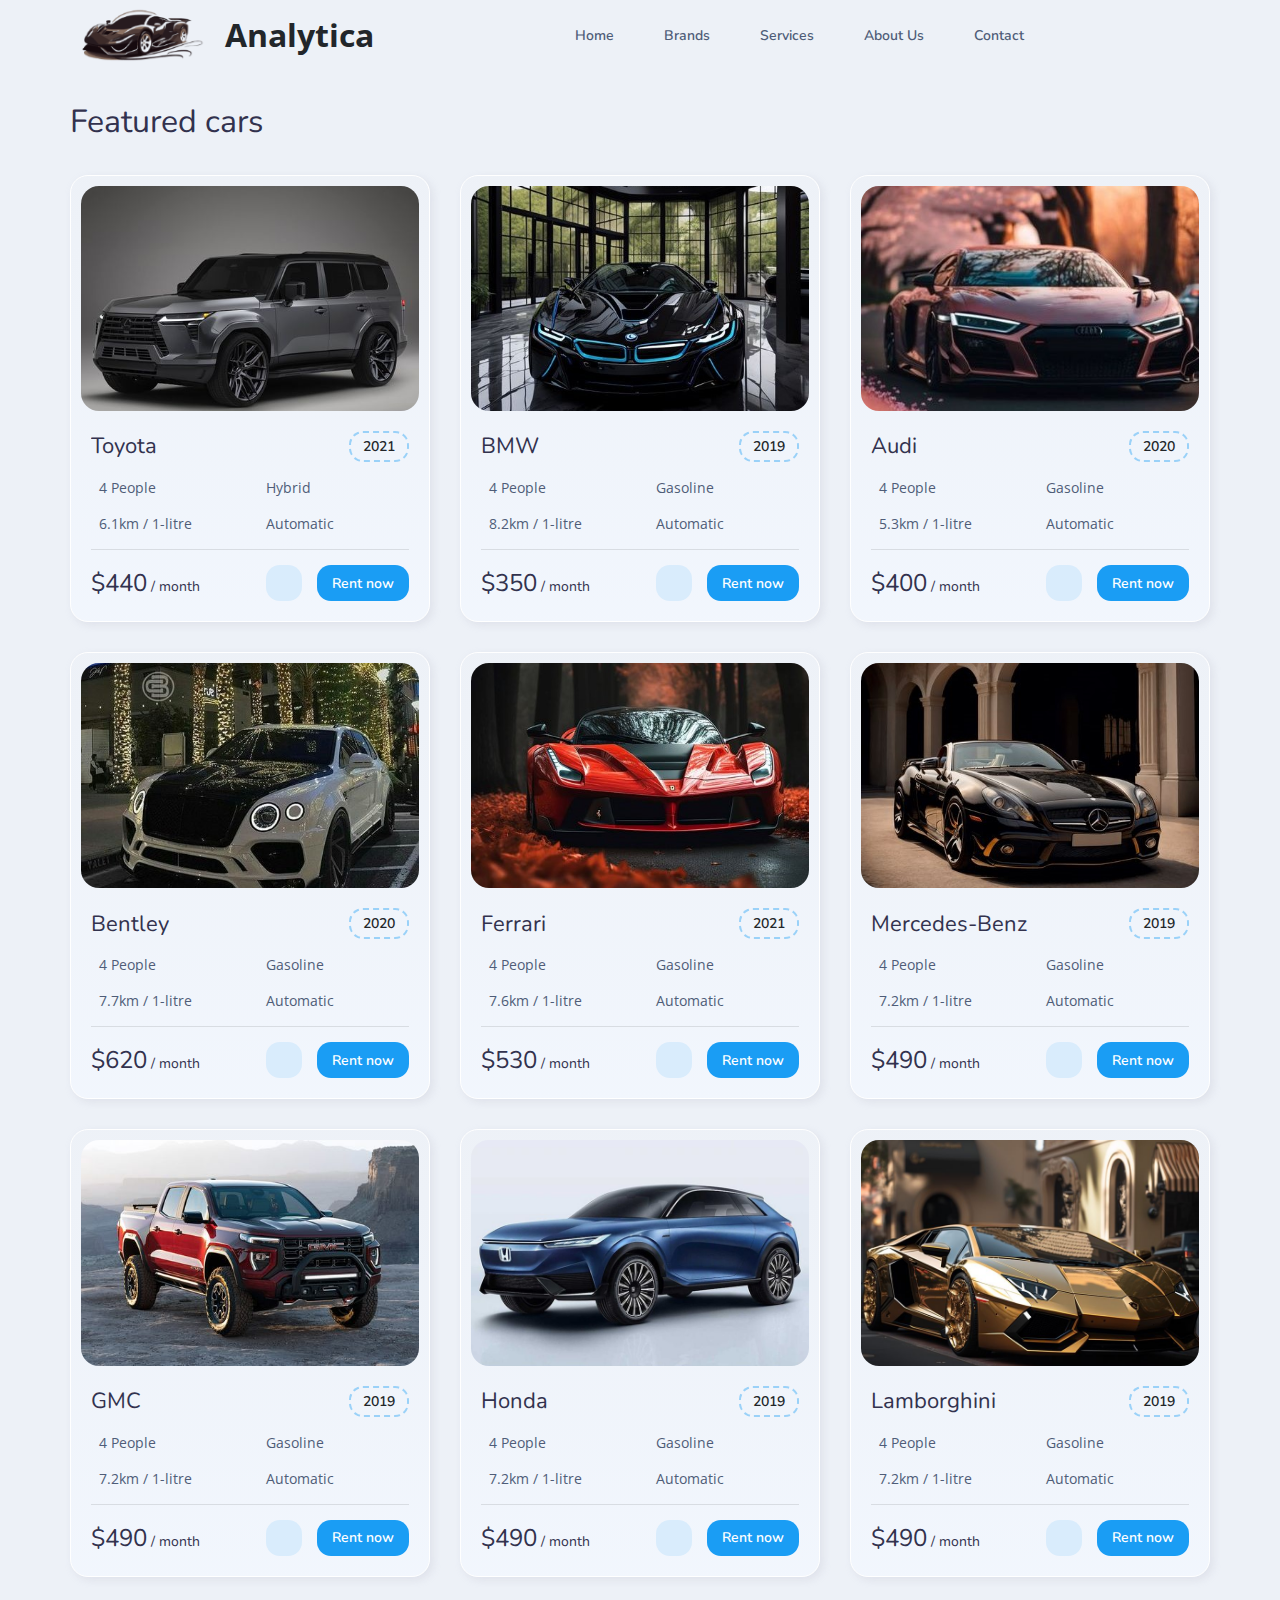
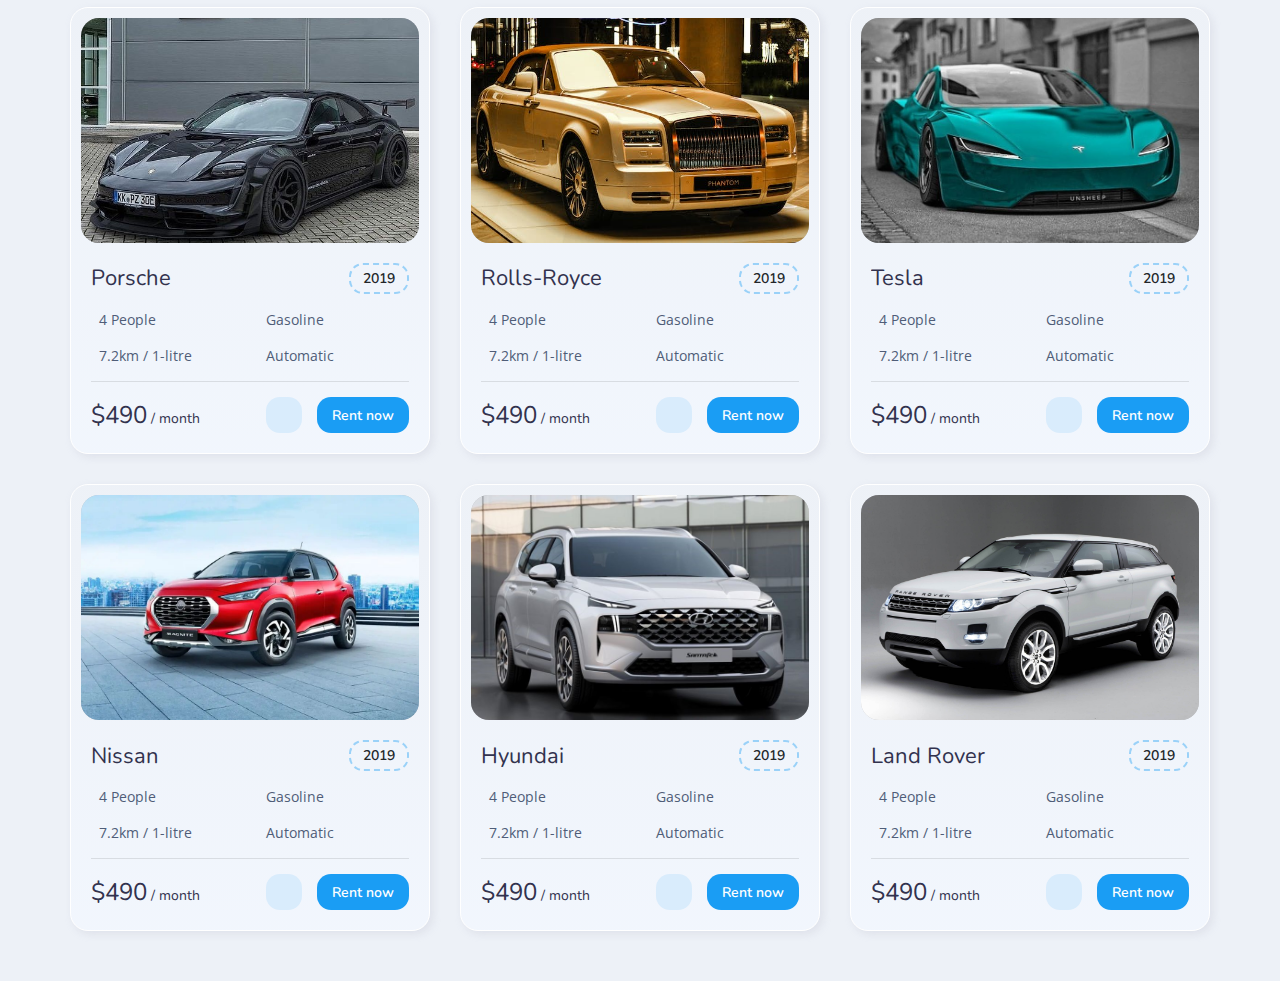
<file: brands.html>
<!DOCTYPE html>
<html lang="en">

<head>
  <meta charset="UTF-8">
  <meta http-equiv="X-UA-Compatible" content="IE=edge">
  <meta name="viewport" content="width=device-width, initial-scale=1.0">
  <title>Analytica</title>

  <!-- 
    - favicon
  -->
  <link rel="shortcut icon" href="./assets/images/car-logo.png" type="image/svg+xml">

  <!-- 
    - custom css link
  -->
  <link rel="stylesheet" href="./assets/css/style.css">

  <!-- 
    - google font link
  -->
  <link rel="preconnect" href="https://fonts.googleapis.com">
  <link rel="preconnect" href="https://fonts.gstatic.com" crossorigin>
  <link href="https://fonts.googleapis.com/css2?family=Nunito:wght@400;600&family=Open+Sans&display=swap"
    rel="stylesheet">
</head>

<body>

  <!-- 
    - #HEADER
  -->

  <header class="header" data-header>
    <div class="container">

      <div class="overlay" data-overlay></div>

      <div class="logo-container">
        <a href="#" class="logo">
          <img src="./assets/images/car-logo.png" alt="Ridex logo">
        </a>
        <p style="margin: 0 15px;">Analytica</p>
  
      </div>

      <nav class="navbar" data-navbar>
        <ul class="navbar-list">

          <li><a href="index.html" class="navbar-link" data-nav-link>Home</a></li>
          <li><a href="brands.html" class="navbar-link" data-nav-link>Brands</a></li>
          <li><a href="#" class="navbar-link" data-nav-link>Services</a></li>
          <li><a href="#blog" class="navbar-link" data-nav-link>About Us</a></li>
          <li><a href="#blog" class="navbar-link" data-nav-link>Contact</a></li>

        </ul>
      </nav>

      <div class="header-actions">

        <button class="nav-toggle-btn" data-nav-toggle-btn aria-label="Toggle Menu">
          <span class="one"></span>
          <span class="two"></span>
          <span class="three"></span>
        </button>

      </div>

    </div>
  </header>




<!-- 
        - #FEATURED CAR
      -->

      <section class="section featured-car" id="featured-car">
        <div class="container">

          <div class="title-wrapper">
            <h2 class="h2 section-title" style="margin-top: 50px;">Featured cars</h2>

          </div>

          <ul class="featured-car-list">

            <li>
              <div class="featured-car-card">

                <figure class="card-banner">
                  <img src="./assets/images/toyota01.jpg" alt="Toyota RAV4 2021" loading="lazy" width="440" height="300"
                    class="w-100">
                </figure>

                <div class="card-content">

                  <div class="card-title-wrapper">
                    <h3 class="h3 card-title">
                      <a href="#">Toyota</a>
                    </h3>

                    <data class="year" value="2021">2021</data>
                  </div>

                  <ul class="card-list">

                    <li class="card-list-item">
                      <ion-icon name="people-outline"></ion-icon>

                      <span class="card-item-text">4 People</span>
                    </li>

                    <li class="card-list-item">
                      <ion-icon name="flash-outline"></ion-icon>

                      <span class="card-item-text">Hybrid</span>
                    </li>

                    <li class="card-list-item">
                      <ion-icon name="speedometer-outline"></ion-icon>

                      <span class="card-item-text">6.1km / 1-litre</span>
                    </li>

                    <li class="card-list-item">
                      <ion-icon name="hardware-chip-outline"></ion-icon>

                      <span class="card-item-text">Automatic</span>
                    </li>

                  </ul>

                  <div class="card-price-wrapper">

                    <p class="card-price">
                      <strong>$440</strong> / month
                    </p>

                    <button class="btn fav-btn" aria-label="Add to favourite list">
                      <ion-icon name="heart-outline"></ion-icon>
                    </button>

                    <button class="btn">Rent now</button>

                  </div>

                </div>

              </div>
            </li>

            <li>
              <div class="featured-car-card">

                <figure class="card-banner">
                  <img src="./assets/images/bmw01.jpg" alt="BMW 3 Series 2019" loading="lazy" width="440" height="300"
                    class="w-100">
                </figure>

                <div class="card-content">

                  <div class="card-title-wrapper">
                    <h3 class="h3 card-title">
                      <a href="#">BMW</a>
                    </h3>

                    <data class="year" value="2019">2019</data>
                  </div>

                  <ul class="card-list">

                    <li class="card-list-item">
                      <ion-icon name="people-outline"></ion-icon>

                      <span class="card-item-text">4 People</span>
                    </li>

                    <li class="card-list-item">
                      <ion-icon name="flash-outline"></ion-icon>

                      <span class="card-item-text">Gasoline</span>
                    </li>

                    <li class="card-list-item">
                      <ion-icon name="speedometer-outline"></ion-icon>

                      <span class="card-item-text">8.2km / 1-litre</span>
                    </li>

                    <li class="card-list-item">
                      <ion-icon name="hardware-chip-outline"></ion-icon>

                      <span class="card-item-text">Automatic</span>
                    </li>

                  </ul>

                  <div class="card-price-wrapper">

                    <p class="card-price">
                      <strong>$350</strong> / month
                    </p>

                    <button class="btn fav-btn" aria-label="Add to favourite list">
                      <ion-icon name="heart-outline"></ion-icon>
                    </button>

                    <button class="btn">Rent now</button>

                  </div>

                </div>

              </div>
            </li>

            <li>
              <div class="featured-car-card">

                <figure class="card-banner">
                  <img src="./assets/images/audi01.jpg" alt="Volkswagen T-Cross 2020" loading="lazy" width="440"
                    height="300" class="w-100">
                </figure>

                <div class="card-content">

                  <div class="card-title-wrapper">
                    <h3 class="h3 card-title">
                      <a href="#">Audi</a>
                    </h3>

                    <data class="year" value="2020">2020</data>
                  </div>

                  <ul class="card-list">

                    <li class="card-list-item">
                      <ion-icon name="people-outline"></ion-icon>

                      <span class="card-item-text">4 People</span>
                    </li>

                    <li class="card-list-item">
                      <ion-icon name="flash-outline"></ion-icon>

                      <span class="card-item-text">Gasoline</span>
                    </li>

                    <li class="card-list-item">
                      <ion-icon name="speedometer-outline"></ion-icon>

                      <span class="card-item-text">5.3km / 1-litre</span>
                    </li>

                    <li class="card-list-item">
                      <ion-icon name="hardware-chip-outline"></ion-icon>

                      <span class="card-item-text">Automatic</span>
                    </li>

                  </ul>

                  <div class="card-price-wrapper">

                    <p class="card-price">
                      <strong>$400</strong> / month
                    </p>

                    <button class="btn fav-btn" aria-label="Add to favourite list">
                      <ion-icon name="heart-outline"></ion-icon>
                    </button>

                    <button class="btn">Rent now</button>

                  </div>

                </div>

              </div>
            </li>

            <li>
              <div class="featured-car-card">

                <figure class="card-banner">
                  <img src="./assets/images/bentley01.jpg" alt="Cadillac Escalade 2020" loading="lazy" width="440"
                    height="300" class="w-100">
                </figure>

                <div class="card-content">

                  <div class="card-title-wrapper">
                    <h3 class="h3 card-title">
                      <a href="#">Bentley</a>
                    </h3>

                    <data class="year" value="2020">2020</data>
                  </div>

                  <ul class="card-list">

                    <li class="card-list-item">
                      <ion-icon name="people-outline"></ion-icon>

                      <span class="card-item-text">4 People</span>
                    </li>

                    <li class="card-list-item">
                      <ion-icon name="flash-outline"></ion-icon>

                      <span class="card-item-text">Gasoline</span>
                    </li>

                    <li class="card-list-item">
                      <ion-icon name="speedometer-outline"></ion-icon>

                      <span class="card-item-text">7.7km / 1-litre</span>
                    </li>

                    <li class="card-list-item">
                      <ion-icon name="hardware-chip-outline"></ion-icon>

                      <span class="card-item-text">Automatic</span>
                    </li>

                  </ul>

                  <div class="card-price-wrapper">

                    <p class="card-price">
                      <strong>$620</strong> / month
                    </p>

                    <button class="btn fav-btn" aria-label="Add to favourite list">
                      <ion-icon name="heart-outline"></ion-icon>
                    </button>

                    <button class="btn">Rent now</button>

                  </div>

                </div>

              </div>
            </li>

            <li>
              <div class="featured-car-card">

                <figure class="card-banner">
                  <img src="./assets/images/ferrari01.jpg" alt="BMW 4 Series GTI 2021" loading="lazy" width="440"
                    height="300" class="w-100">
                </figure>

                <div class="card-content">

                  <div class="card-title-wrapper">
                    <h3 class="h3 card-title">
                      <a href="#">Ferrari</a>
                    </h3>

                    <data class="year" value="2021">2021</data>
                  </div>

                  <ul class="card-list">

                    <li class="card-list-item">
                      <ion-icon name="people-outline"></ion-icon>

                      <span class="card-item-text">4 People</span>
                    </li>

                    <li class="card-list-item">
                      <ion-icon name="flash-outline"></ion-icon>

                      <span class="card-item-text">Gasoline</span>
                    </li>

                    <li class="card-list-item">
                      <ion-icon name="speedometer-outline"></ion-icon>

                      <span class="card-item-text">7.6km / 1-litre</span>
                    </li>

                    <li class="card-list-item">
                      <ion-icon name="hardware-chip-outline"></ion-icon>

                      <span class="card-item-text">Automatic</span>
                    </li>

                  </ul>

                  <div class="card-price-wrapper">

                    <p class="card-price">
                      <strong>$530</strong> / month
                    </p>

                    <button class="btn fav-btn" aria-label="Add to favourite list">
                      <ion-icon name="heart-outline"></ion-icon>
                    </button>

                    <button class="btn">Rent now</button>

                  </div>

                </div>

              </div>
            </li>

            <li>
              <div class="featured-car-card">

                <figure class="card-banner">
                  <img src="./assets/images/benz01.jpg" alt="BMW 4 Series 2019" loading="lazy" width="440" height="300"
                    class="w-100">
                </figure>

                <div class="card-content">

                  <div class="card-title-wrapper">
                    <h3 class="h3 card-title">
                      <a href="#">Mercedes-Benz</a>
                    </h3>

                    <data class="year" value="2019">2019</data>
                  </div>

                  <ul class="card-list">

                    <li class="card-list-item">
                      <ion-icon name="people-outline"></ion-icon>

                      <span class="card-item-text">4 People</span>
                    </li>

                    <li class="card-list-item">
                      <ion-icon name="flash-outline"></ion-icon>

                      <span class="card-item-text">Gasoline</span>
                    </li>

                    <li class="card-list-item">
                      <ion-icon name="speedometer-outline"></ion-icon>

                      <span class="card-item-text">7.2km / 1-litre</span>
                    </li>

                    <li class="card-list-item">
                      <ion-icon name="hardware-chip-outline"></ion-icon>

                      <span class="card-item-text">Automatic</span>
                    </li>

                  </ul>

                  <div class="card-price-wrapper">

                    <p class="card-price">
                      <strong>$490</strong> / month
                    </p>

                    <button class="btn fav-btn" aria-label="Add to favourite list">
                      <ion-icon name="heart-outline"></ion-icon>
                    </button>

                    <button class="btn">Rent now</button>

                  </div>

                </div>

              </div>
            </li>


            <li>
              <div class="featured-car-card">

                <figure class="card-banner">
                  <img src="./assets/images/gmc01.jpg" alt="BMW 4 Series 2019" loading="lazy" width="440" height="300"
                    class="w-100">
                </figure>

                <div class="card-content">

                  <div class="card-title-wrapper">
                    <h3 class="h3 card-title">
                      <a href="#">GMC</a>
                    </h3>

                    <data class="year" value="2019">2019</data>
                  </div>

                  <ul class="card-list">

                    <li class="card-list-item">
                      <ion-icon name="people-outline"></ion-icon>

                      <span class="card-item-text">4 People</span>
                    </li>

                    <li class="card-list-item">
                      <ion-icon name="flash-outline"></ion-icon>

                      <span class="card-item-text">Gasoline</span>
                    </li>

                    <li class="card-list-item">
                      <ion-icon name="speedometer-outline"></ion-icon>

                      <span class="card-item-text">7.2km / 1-litre</span>
                    </li>

                    <li class="card-list-item">
                      <ion-icon name="hardware-chip-outline"></ion-icon>

                      <span class="card-item-text">Automatic</span>
                    </li>

                  </ul>

                  <div class="card-price-wrapper">

                    <p class="card-price">
                      <strong>$490</strong> / month
                    </p>

                    <button class="btn fav-btn" aria-label="Add to favourite list">
                      <ion-icon name="heart-outline"></ion-icon>
                    </button>

                    <button class="btn">Rent now</button>

                  </div>

                </div>

              </div>
            </li>

            <li>
              <div class="featured-car-card">

                <figure class="card-banner">
                  <img src="./assets/images/honda01.jpeg" alt="BMW 4 Series 2019" loading="lazy" width="440" height="300"
                    class="w-100">
                </figure>

                <div class="card-content">

                  <div class="card-title-wrapper">
                    <h3 class="h3 card-title">
                      <a href="#">Honda</a>
                    </h3>

                    <data class="year" value="2019">2019</data>
                  </div>

                  <ul class="card-list">

                    <li class="card-list-item">
                      <ion-icon name="people-outline"></ion-icon>

                      <span class="card-item-text">4 People</span>
                    </li>

                    <li class="card-list-item">
                      <ion-icon name="flash-outline"></ion-icon>

                      <span class="card-item-text">Gasoline</span>
                    </li>

                    <li class="card-list-item">
                      <ion-icon name="speedometer-outline"></ion-icon>

                      <span class="card-item-text">7.2km / 1-litre</span>
                    </li>

                    <li class="card-list-item">
                      <ion-icon name="hardware-chip-outline"></ion-icon>

                      <span class="card-item-text">Automatic</span>
                    </li>

                  </ul>

                  <div class="card-price-wrapper">

                    <p class="card-price">
                      <strong>$490</strong> / month
                    </p>

                    <button class="btn fav-btn" aria-label="Add to favourite list">
                      <ion-icon name="heart-outline"></ion-icon>
                    </button>

                    <button class="btn">Rent now</button>

                  </div>

                </div>

              </div>
            </li>

            <li>
              <div class="featured-car-card">

                <figure class="card-banner">
                  <img src="./assets/images/lamborghini01.jpeg" alt="BMW 4 Series 2019" loading="lazy" width="440" height="300"
                    class="w-100">
                </figure>

                <div class="card-content">

                  <div class="card-title-wrapper">
                    <h3 class="h3 card-title">
                      <a href="#">Lamborghini</a>
                    </h3>

                    <data class="year" value="2019">2019</data>
                  </div>

                  <ul class="card-list">

                    <li class="card-list-item">
                      <ion-icon name="people-outline"></ion-icon>

                      <span class="card-item-text">4 People</span>
                    </li>

                    <li class="card-list-item">
                      <ion-icon name="flash-outline"></ion-icon>

                      <span class="card-item-text">Gasoline</span>
                    </li>

                    <li class="card-list-item">
                      <ion-icon name="speedometer-outline"></ion-icon>

                      <span class="card-item-text">7.2km / 1-litre</span>
                    </li>

                    <li class="card-list-item">
                      <ion-icon name="hardware-chip-outline"></ion-icon>

                      <span class="card-item-text">Automatic</span>
                    </li>

                  </ul>

                  <div class="card-price-wrapper">

                    <p class="card-price">
                      <strong>$490</strong> / month
                    </p>

                    <button class="btn fav-btn" aria-label="Add to favourite list">
                      <ion-icon name="heart-outline"></ion-icon>
                    </button>

                    <button class="btn">Rent now</button>

                  </div>

                </div>

              </div>
            </li>

            <li>
              <div class="featured-car-card">

                <figure class="card-banner">
                  <img src="./assets/images/porsche01.jpeg" alt="BMW 4 Series 2019" loading="lazy" width="440" height="300"
                    class="w-100">
                </figure>

                <div class="card-content">

                  <div class="card-title-wrapper">
                    <h3 class="h3 card-title">
                      <a href="#">Porsche</a>
                    </h3>

                    <data class="year" value="2019">2019</data>
                  </div>

                  <ul class="card-list">

                    <li class="card-list-item">
                      <ion-icon name="people-outline"></ion-icon>

                      <span class="card-item-text">4 People</span>
                    </li>

                    <li class="card-list-item">
                      <ion-icon name="flash-outline"></ion-icon>

                      <span class="card-item-text">Gasoline</span>
                    </li>

                    <li class="card-list-item">
                      <ion-icon name="speedometer-outline"></ion-icon>

                      <span class="card-item-text">7.2km / 1-litre</span>
                    </li>

                    <li class="card-list-item">
                      <ion-icon name="hardware-chip-outline"></ion-icon>

                      <span class="card-item-text">Automatic</span>
                    </li>

                  </ul>

                  <div class="card-price-wrapper">

                    <p class="card-price">
                      <strong>$490</strong> / month
                    </p>

                    <button class="btn fav-btn" aria-label="Add to favourite list">
                      <ion-icon name="heart-outline"></ion-icon>
                    </button>

                    <button class="btn">Rent now</button>

                  </div>

                </div>

              </div>
            </li>

            <li>
              <div class="featured-car-card">

                <figure class="card-banner">
                  <img src="./assets/images/royce01.jpeg" alt="BMW 4 Series 2019" loading="lazy" width="440" height="300"
                    class="w-100">
                </figure>

                <div class="card-content">

                  <div class="card-title-wrapper">
                    <h3 class="h3 card-title">
                      <a href="#">Rolls-Royce</a>
                    </h3>

                    <data class="year" value="2019">2019</data>
                  </div>

                  <ul class="card-list">

                    <li class="card-list-item">
                      <ion-icon name="people-outline"></ion-icon>

                      <span class="card-item-text">4 People</span>
                    </li>

                    <li class="card-list-item">
                      <ion-icon name="flash-outline"></ion-icon>

                      <span class="card-item-text">Gasoline</span>
                    </li>

                    <li class="card-list-item">
                      <ion-icon name="speedometer-outline"></ion-icon>

                      <span class="card-item-text">7.2km / 1-litre</span>
                    </li>

                    <li class="card-list-item">
                      <ion-icon name="hardware-chip-outline"></ion-icon>

                      <span class="card-item-text">Automatic</span>
                    </li>

                  </ul>

                  <div class="card-price-wrapper">

                    <p class="card-price">
                      <strong>$490</strong> / month
                    </p>

                    <button class="btn fav-btn" aria-label="Add to favourite list">
                      <ion-icon name="heart-outline"></ion-icon>
                    </button>

                    <button class="btn">Rent now</button>

                  </div>

                </div>

              </div>
            </li>
            <li>
              <div class="featured-car-card">

                <figure class="card-banner">
                  <img src="./assets/images/tesla01.jpeg" alt="BMW 4 Series 2019" loading="lazy" width="440" height="300"
                    class="w-100">
                </figure>

                <div class="card-content">

                  <div class="card-title-wrapper">
                    <h3 class="h3 card-title">
                      <a href="#">Tesla</a>
                    </h3>

                    <data class="year" value="2019">2019</data>
                  </div>

                  <ul class="card-list">

                    <li class="card-list-item">
                      <ion-icon name="people-outline"></ion-icon>

                      <span class="card-item-text">4 People</span>
                    </li>

                    <li class="card-list-item">
                      <ion-icon name="flash-outline"></ion-icon>

                      <span class="card-item-text">Gasoline</span>
                    </li>

                    <li class="card-list-item">
                      <ion-icon name="speedometer-outline"></ion-icon>

                      <span class="card-item-text">7.2km / 1-litre</span>
                    </li>

                    <li class="card-list-item">
                      <ion-icon name="hardware-chip-outline"></ion-icon>

                      <span class="card-item-text">Automatic</span>
                    </li>

                  </ul>

                  <div class="card-price-wrapper">

                    <p class="card-price">
                      <strong>$490</strong> / month
                    </p>

                    <button class="btn fav-btn" aria-label="Add to favourite list">
                      <ion-icon name="heart-outline"></ion-icon>
                    </button>

                    <button class="btn">Rent now</button>

                  </div>

                </div>

              </div>
            </li>

            <li>
              <div class="featured-car-card">

                <figure class="card-banner">
                  <img src="./assets/images/nissan01.jpg" alt="BMW 4 Series 2019" loading="lazy" width="440" height="300"
                    class="w-100">
                </figure>

                <div class="card-content">

                  <div class="card-title-wrapper">
                    <h3 class="h3 card-title">
                      <a href="#">Nissan</a>
                    </h3>

                    <data class="year" value="2019">2019</data>
                  </div>

                  <ul class="card-list">

                    <li class="card-list-item">
                      <ion-icon name="people-outline"></ion-icon>

                      <span class="card-item-text">4 People</span>
                    </li>

                    <li class="card-list-item">
                      <ion-icon name="flash-outline"></ion-icon>

                      <span class="card-item-text">Gasoline</span>
                    </li>

                    <li class="card-list-item">
                      <ion-icon name="speedometer-outline"></ion-icon>

                      <span class="card-item-text">7.2km / 1-litre</span>
                    </li>

                    <li class="card-list-item">
                      <ion-icon name="hardware-chip-outline"></ion-icon>

                      <span class="card-item-text">Automatic</span>
                    </li>

                  </ul>

                  <div class="card-price-wrapper">

                    <p class="card-price">
                      <strong>$490</strong> / month
                    </p>

                    <button class="btn fav-btn" aria-label="Add to favourite list">
                      <ion-icon name="heart-outline"></ion-icon>
                    </button>

                    <button class="btn">Rent now</button>

                  </div>

                </div>

              </div>
            </li>

            <li>
              <div class="featured-car-card">

                <figure class="card-banner">
                  <img src="./assets/images/hyundai01.jpeg" alt="BMW 4 Series 2019" loading="lazy" width="440" height="300"
                    class="w-100">
                </figure>

                <div class="card-content">

                  <div class="card-title-wrapper">
                    <h3 class="h3 card-title">
                      <a href="#">Hyundai</a>
                    </h3>

                    <data class="year" value="2019">2019</data>
                  </div>

                  <ul class="card-list">

                    <li class="card-list-item">
                      <ion-icon name="people-outline"></ion-icon>

                      <span class="card-item-text">4 People</span>
                    </li>

                    <li class="card-list-item">
                      <ion-icon name="flash-outline"></ion-icon>

                      <span class="card-item-text">Gasoline</span>
                    </li>

                    <li class="card-list-item">
                      <ion-icon name="speedometer-outline"></ion-icon>

                      <span class="card-item-text">7.2km / 1-litre</span>
                    </li>

                    <li class="card-list-item">
                      <ion-icon name="hardware-chip-outline"></ion-icon>

                      <span class="card-item-text">Automatic</span>
                    </li>

                  </ul>

                  <div class="card-price-wrapper">

                    <p class="card-price">
                      <strong>$490</strong> / month
                    </p>

                    <button class="btn fav-btn" aria-label="Add to favourite list">
                      <ion-icon name="heart-outline"></ion-icon>
                    </button>

                    <button class="btn">Rent now</button>

                  </div>

                </div>

              </div>
            </li>

            <li>
              <div class="featured-car-card">

                <figure class="card-banner">
                  <img src="./assets/images/landrover01.jpg" alt="BMW 4 Series 2019" loading="lazy" width="440" height="300"
                    class="w-100">
                </figure>

                <div class="card-content">

                  <div class="card-title-wrapper">
                    <h3 class="h3 card-title">
                      <a href="#">Land Rover</a>
                    </h3>

                    <data class="year" value="2019">2019</data>
                  </div>

                  <ul class="card-list">

                    <li class="card-list-item">
                      <ion-icon name="people-outline"></ion-icon>

                      <span class="card-item-text">4 People</span>
                    </li>

                    <li class="card-list-item">
                      <ion-icon name="flash-outline"></ion-icon>

                      <span class="card-item-text">Gasoline</span>
                    </li>

                    <li class="card-list-item">
                      <ion-icon name="speedometer-outline"></ion-icon>

                      <span class="card-item-text">7.2km / 1-litre</span>
                    </li>

                    <li class="card-list-item">
                      <ion-icon name="hardware-chip-outline"></ion-icon>

                      <span class="card-item-text">Automatic</span>
                    </li>

                  </ul>

                  <div class="card-price-wrapper">

                    <p class="card-price">
                      <strong>$490</strong> / month
                    </p>

                    <button class="btn fav-btn" aria-label="Add to favourite list">
                      <ion-icon name="heart-outline"></ion-icon>
                    </button>

                    <button class="btn">Rent now</button>

                  </div>

                </div>

              </div>
            </li>

            






          </ul>

        </div>
      </section>




</body>

</html>
</file>
<file: assets/css/style.css>
/*-----------------------------------*\
  #style.css
\*-----------------------------------*/

/**
 * copyright 2022 codewithsadee
 */





/*-----------------------------------*\
  #CUSTOM PROPERTY
\*-----------------------------------*/

:root {

  /**
   * colors
   */

  --pale-purple-pantone: hsl(262, 63%, 92%);
  --medium-sea-green: hsl(152, 63%, 43%);
  --lavender-blush: hsl(336, 35%, 92%);
  --carolina-blue: hsl(204, 91%, 53%);
  --columbia-blue: hsl(204, 92%, 90%);
  --alice-blue-1: hsl(216, 38%, 95%);
  --alice-blue-2: hsl(216, 75%, 97%);
  --alice-blue-3: hsl(216, 38%, 95%);
  --alice-blue-4: hsl(217, 33%, 92%);
  --independence: hsl(219, 21%, 39%);
  --deep-cerise: hsl(329, 63%, 52%);
  --eerie-black: hsl(210, 11%, 15%);
  --space-cadet: hsl(240, 22%, 25%);
  --blue-jeans: hsl(204, 80%, 63%);
  --slate-blue: hsl(262, 60%, 57%);
  --beau-blue: hsl(208, 86%, 92%);
  --honey-dew: hsl(152, 48%, 89%);
  --mimi-pink: hsl(329, 63%, 90%);
  --red-salsa: hsl(0, 79%, 63%);
  --sapphire: hsl(211, 100%, 35%);
  --manatee: hsl(219, 14%, 60%);
  --white: hsl(0, 0%, 100%);

  --gradient: linear-gradient(to top, var(--alice-blue-2), var(--alice-blue-3));

  /**
   * typography
   */

  --ff-nunito: 'Nunito', sans-serif;
  --ff-open-sans: 'Open Sans', sans-serif;

  --fs-1: 2.125rem;
  --fs-2: 1.875rem;
  --fs-3: 1.5rem;
  --fs-4: 1.375rem;
  --fs-5: 1.125rem;
  --fs-6: 0.875rem;
  --fs-7: 0.625rem;

  --fw-400: 400;
  --fw-600: 600;

  /**
   * transition
   */

  --transition: 0.5s ease;

  /**
   * spacing
   */

  --section-padding: 50px;

  /**
   * radius
   */

  --radius-10: 10px;
  --radius-14: 14px;
  --radius-18: 18px;

  /**
   * shadow
   */

  --shadow-1: 3px 3px 9px hsla(240, 14%, 69%, 0.2);
  --shadow-2: 3px 3px 9px hsla(204, 92%, 59%, 0.3);

}





/*-----------------------------------*\
  #RESET
\*-----------------------------------*/

*, *::before, *::after {
  margin: 0;
  padding: 0;
  box-sizing: border-box;
}

li { list-style: none; }

a { text-decoration: none; }

a,
img,
span,
label,
input,
button,
ion-icon { display: block; }

button,
input {
  background: none;
  border: none;
  font: inherit;
}

button { cursor: pointer; }

input { width: 100%; }

ion-icon { pointer-events: none; }

html {
  font-family: var(--ff-open-sans);
  color: var(--eerie-black);
  font-size: 1rem;
  line-height: 1.5;
  scroll-behavior: smooth;
}

body {
  background: var(--alice-blue-1);
  overflow-x: hidden;
}

::-webkit-scrollbar {
  width: 15px;
  height: 10px;
}

::-webkit-scrollbar-track { background: var(--white); }

::-webkit-scrollbar-thumb {
  background: hsla(219, 14%, 60%, 0.3);
  border: 2px solid var(--white);
}

::-webkit-scrollbar-thumb:hover { background: hsla(219, 14%, 60%, 0.5); }





/*-----------------------------------*\
  #REUSED STYLE
\*-----------------------------------*/

.container { padding-inline: 15px; }

button, a { transition: var(--transition); }

.btn {
  position: relative;
  background: var(--background, var(--carolina-blue));
  color: var(--color, var(--white));
  min-width: var(--width, 40px);
  min-height: var(--height, 40px);
  padding: 5px;
  display: grid;
  place-items: center;
  border-radius: var(--radius-14);
  font-family: var(--ff-nunito);
  font-size: var(--fs-6);
  font-weight: var(--fw-600);
  overflow: hidden;
}

.btn ion-icon {
  font-size: 22px;
  --ionicon-stroke-width: 40px;
}

.btn::before {
  content: "";
  position: absolute;
  inset: 0;
  background: linear-gradient(to right, hsla(0, 0%, 100%, 0.4), transparent);
  opacity: 0;
  pointer-events: none;
  transition: var(--transition);
}

.btn:is(:hover, :focus) { box-shadow: var(--shadow-2); }

.btn:is(:hover, :focus)::before { opacity: 1; }

.section { padding-block: var(--section-padding); }

.h1,
.h2,
.h3 {
  color: var(--space-cadet);
  font-family: var(--ff-nunito);
  line-height: 1.4;
}

.h1 {
  font-size: var(--fs-1);
  text-transform: uppercase;
}

.h2,
.h3 { font-weight: var(--fw-400); }

.h2 { font-size: var(--fs-2); }

.h3 { font-size: var(--fs-4); }

.w-100 { width: 100%; }





/*-----------------------------------*\
  #HEADER
\*-----------------------------------*/

.logo-container {
  display: flex;
  align-items: center;
  font-weight: bold;
  font-size: 2.0em;
}

.header-contact { display: none; }

.header {
  background: var(--alice-blue-1);
  position: fixed;
  top: 0;
  left: 0;
  width: 100%;
  transition: var(--transition);
  z-index: 4;
}

.header.active { box-shadow: var(--shadow-1); }

.header .container {
  height: 70px;
  display: flex;
  justify-content: space-between;
  align-items: center;
}

.header-actions {
  display: flex;
  align-items: center;
  gap: 20px;
}

.header-actions .btn span { display: none; }

.user-btn {
  --color: var(--independence);
  --background: var(--white);
  --shadow-2: var(--shadow-1);
  box-shadow: var(--shadow-1);
}

.nav-toggle-btn span {
  background: var(--independence);
  width: 22px;
  height: 2px;
  border-radius: 2px;
  margin-block: 8px;
  transform-origin: right;
  transition: var(--transition);
}

.nav-toggle-btn span.two { transform: scaleX(0.7); }

.nav-toggle-btn span.three { transform: scaleX(0.4); }

.nav-toggle-btn:is(:hover, :focus) span { background: var(--carolina-blue); }

.nav-toggle-btn.active span {
  transform: scaleX(1);
  background: var(--carolina-blue);
}

.navbar {
  background: var(--alice-blue-1);
  position: fixed;
  top: 70px;
  bottom: 0;
  right: -260px;
  max-width: 260px;
  width: 100%;
  padding: 20px 25px;
  border: 1px solid var(--white);
  box-shadow: var(--shadow-1);
  visibility: hidden;
  transition: 0.25s cubic-bezier(0.51, 0.03, 0.64, 0.28);
}

.navbar.active {
  visibility: visible;
  transform: translateX(-100%);
  transition: 0.5s cubic-bezier(0.33, 0.85, 0.56, 1.02);
}

.navbar-link {
  color: var(--independence);
  font-family: var(--ff-nunito);
  font-size: var(--fs-6);
  padding-block: 5px;
  margin-bottom: 15px;
}

.navbar-link:is(:hover, :focus) { color: var(--carolina-blue); }

.overlay {
  position: fixed;
  top: 70px;
  background: hsl(216, 38%, 95%);
  left: 0;
  right: 0;
  bottom: 0;
  opacity: 0;
  pointer-events: none;
  transition: var(--transition);
}

.overlay.active {
  opacity: 0.7;
  pointer-events: all;
}





/*-----------------------------------*\
  #HERO
\*-----------------------------------*/


.hero { padding-top: 120px; }

.hero-title {
  max-width: 20ch;
  margin-bottom: 15px;
}

.hero-text {
  color: var(--independence);
  line-height: 1.8;
  margin-bottom: 30px;
}

.hero-banner { display: none; }

.hero-form {
  background: var(--gradient);
  border: 1px solid var(--white);
  box-shadow: var(--shadow-1);
  border-radius: var(--radius-18);
  font-family: var(--ff-nunito);
}

.input-wrapper { padding: 15px 20px; }

.input-wrapper:not(:last-of-type) { border-bottom: 1px solid hsla(0, 0%, 0%, 0.08); }

.input-label {
  color: var(--manatee);
  font-size: var(--fs-6);
  margin-bottom: 10px;
}

.input-field {
  color: var(--space-cadet);
  outline: 2px solid transparent;
  outline-offset: 5px;
  border-radius: 4px;
  transition: var(--transition);
}

.input-field:focus { outline-color: var(--carolina-blue); }

.input-field::placeholder { color: var(--independence); }

.hero-form .btn {
  --width: calc(100% - 40px);
  --height: 50px;
  margin: 20px;
  text-transform: uppercase;
}





/*-----------------------------------*\
  #FEATURED CAR
\*-----------------------------------*/

.featured-car .title-wrapper {
  display: flex;
  flex-wrap: wrap;
  justify-content: space-between;
  align-items: center;
  gap: 10px 15px;
  margin-bottom: 30px;
}

.featured-car-link {
  display: flex;
  align-items: center;
  gap: 5px;
  color: var(--independence);
  font-size: var(--fs-6);
}

.featured-car-link span { transition: var(--transition); }

.featured-car-link:is(:hover, :focus) span { color: var(--space-cadet); }

.featured-car-link ion-icon {
  margin-top: 3px;
  transition: var(--transition);
}

.featured-car-link:is(:hover, :focus) ion-icon { color: var(--carolina-blue); }

.featured-car-list {
  display: grid;
  grid-template-columns: minmax(0, 1fr);
  gap: 30px;
}

.featured-car-card {
  background: var(--gradient);
  border: 1px solid var(--white);
  border-radius: var(--radius-18);
  padding: 10px;
  box-shadow: var(--shadow-1);
}

.featured-car-card .card-banner {
  background: hsla(0, 0%, 0%, 0.2);
  aspect-ratio: 3 / 2;
  border-radius: var(--radius-18);
  overflow: hidden;
}

.featured-car-card .card-banner > img {
  height: 100%;
  object-fit: cover;
}

.featured-car-card .card-content { padding: 20px 10px 10px; }

.featured-car-card .card-title-wrapper {
  display: flex;
  justify-content: space-between;
  align-items: center;
  gap: 5px;
  margin-bottom: 15px;
}

.featured-car-card .card-title { width: calc(100% - 60px); }

.featured-car-card .card-title > a {
  color: inherit;
  width: 100%;
  white-space: nowrap;
  overflow: hidden;
  text-overflow: ellipsis;
}

.featured-car-card .card-title > a:is(:hover, :focus) { color: var(--carolina-blue); }

.featured-car-card .year {
  font-family: var(--ff-nunito);
  font-size: var(--fs-6);
  font-weight: var(--fw-600);
  padding: 3px 12px;
  border: 2px dashed hsla(204, 91%, 53%, 0.4);
  border-radius: var(--radius-14);
}

.featured-car-card .card-list {
  display: grid;
  grid-template-columns: 1fr;
  gap: 15px;
  padding-bottom: 15px;
  border-bottom: 1px solid hsla(0, 0%, 0%, 0.1);
  margin-bottom: 15px;
}

.featured-car-card .card-list-item {
  display: flex;
  align-items: center;
  gap: 8px;
}

.featured-car-card .card-list-item ion-icon {
  font-size: 20px;
  color: var(--carolina-blue);
  --ionicon-stroke-width: 38px;
}

.featured-car-card .card-item-text {
  color: var(--independence);
  font-size: var(--fs-6);
}

.featured-car-card .card-price-wrapper {
  display: flex;
  flex-wrap: wrap;
  justify-content: space-between;
  align-items: center;
  gap: 15px;
}

.featured-car-card .card-price {
  font-family: var(--ff-nunito);
  font-size: var(--fs-6);
  color: var(--space-cadet);
}

.featured-car-card .card-price strong {
  font-size: var(--fs-3);
  font-weight: var(--fw-400);
}

.featured-car-card .btn:last-child {
  --height: 36px;
  min-width: 100%;
}

.featured-car-card .fav-btn {
  --background: var(--beau-blue);
  --color: var(--blue-jeans);
  --height: 36px;
  --width: 36px;
  --shadow-2: none;
}

.featured-car-card .fav-btn ion-icon { font-size: 18px; }

.featured-car-card .fav-btn:is(:hover, :focus) {
  --background: var(--lavender-blush);
  --color: var(--red-salsa);
}





/*-----------------------------------*\
  #GET START
\*-----------------------------------*/

.get-start .section-title { margin-bottom: 25px; }

.get-start-list {
  display: grid;
  gap: 20px;
}

.get-start-card {
  background: var(--white);
  padding: 20px;
  border-radius: var(--radius-18);
  border: 1px solid var(--white);
  transition: var(--transition);
}

.get-start-card:hover {
  background: var(--alice-blue-2);
  box-shadow: var(--shadow-1);
}

.get-start-card .card-icon {
  background: var(--icon-card-bg, var(--columnia-blue));
  color: var(--icon-card-color, var(--carolina-blue));
  height: 50px;
  width: 50px;
  display: grid;
  place-items: center;
  border-radius: var(--radius-14);
  margin-bottom: 20px;
}

.get-start-card .card-icon ion-icon {
  font-size: 26px;
  --ionicon-stroke-width: 45px;
}

.get-start-card .icon-1 {
  --icon-card-bg: var(--mimi-pink);
  --icon-card-color: var(--deep-cerise);
}

.get-start-card .icon-2 {
  --icon-card-bg: var(--columbia-blue);
  --icon-card-color: var(--carolina-blue);
}

.get-start-card .icon-3 {
  --icon-card-bg: var(--honey-dew);
  --icon-card-color: var(--medium-sea-green);
}

.get-start-card .icon-4 {
  --icon-card-bg: var(--pale-purple-pantone);
  --icon-card-color: var(--slate-blue);
}

.get-start-card .card-title {
  color: var(--space-cadet);
  font-family: var(--ff-nunito);
  font-weight: var(--fw-400);
  margin-bottom: 15px;
}

.get-start-card .card-text { color: var(--independence); }

.get-start-card .card-link {
  position: relative;
  color: var(--carolina-blue);
  width: max-content;
}

.get-start-card .card-link::before {
  content: "";
  position: absolute;
  bottom: 0;
  left: 0;
  width: 0;
  height: 2px;
  background: var(--carolina-blue);
  transition: var(--transition);
}

.get-start-card .card-link:is(:hover, :focus)::before { width: 100%; }





/*-----------------------------------*\
  #BLOG
\*-----------------------------------*/

.blog .section-title { margin-bottom: 30px; }

.blog-card {
  background: var(--alice-blue-2);
  border-radius: var(--radius-18);
  border: 1px solid var(--white);
  box-shadow: var(--shadow-1);
  overflow: hidden;
}

.blog-card .card-banner {
  aspect-ratio: 3 / 2;
  position: relative;
  overflow: hidden;
}

.blog-card .card-banner a:first-child { height: 100%; }

.blog-card .card-banner img {
  height: 100%;
  object-fit: cover;
}

.blog-card .card-badge {
  position: absolute;
  bottom: 20px;
  left: 20px;
  --height: 30px;
  --width: 92px;
}

.blog-card .card-content { padding: 20px; }

.blog-card .card-title { margin-bottom: 20px; }

.blog-card .card-title > a { color: inherit; }

.blog-card .card-title > a:is(:hover, :focus) { color: var(--carolina-blue); }

.blog-card .card-meta {
  display: flex;
  justify-content: space-between;
  align-items: center;
}

.blog-card :is(.publish-date, .comments) {
  display: flex;
  align-items: center;
  gap: 5px;
  font-size: var(--fs-6);
  color: var(--independence);
}

.blog-card :is(.publish-date, .comments) ion-icon {
  font-size: 15px;
  --ionicon-stroke-width: 50px;
}

.blog .has-scrollbar {
  display: flex;
  gap: 20px;
  scroll-snap-type: inline mandatory;
  overflow-x: auto;
  padding-bottom: 20px;
}

.blog .has-scrollbar > li {
  flex-shrink: 0;
  max-width: 330px;
  width: 100%;
  scroll-snap-align: start;
}

.has-scrollbar::-webkit-scrollbar-track {
  background: var(--alice-blue-1);
  outline: 2px solid var(--carolina-blue);
  border-radius: 10px;
}

.has-scrollbar::-webkit-scrollbar-thumb {
  border-color: var(--alice-blue-1);
  background: var(--carolina-blue);
  border-radius: 10px;
}

.has-scrollbar::-webkit-scrollbar-button { width: calc(25% - 40px); }





/*-----------------------------------*\
  #FOOTER
\*-----------------------------------*/

.footer {
  background: var(--alice-blue-4);
  color: var(--independence);
}

.footer a { color: inherit; }

.footer-top {
  padding-block: 60px;
  display: flex;
  flex-wrap: wrap;
  justify-content: space-between;
  align-items: flex-start;
  row-gap: 50px;
}

.footer-top .logo { margin-bottom: 20px; }

.footer-text {
  font-size: var(--fs-6);
  line-height: 1.8;
}

.footer-list { font-family: var(--ff-nunito); }

.footer-list:not(:last-of-type) { width: 50%; }

.footer-list:last-of-type {
  width: 100%;
  column-count: 2;
}

.footer-list-title {
  color: var(--space-cadet);
  font-weight: var(--fw-600);
  margin-bottom: 8px;
}

.footer-link {
  font-size: var(--fs-6);
  padding-block: 6px;
}

.footer-link:is(:hover, :focus) { color: var(--carolina-blue); }

.footer-list:last-child > li:first-child { column-span: all; }

.footer-bottom {
  background: var(--gradient);
  border: 1px solid var(--white);
  border-radius: var(--radius-18) var(--radius-18) 0 0;
  padding: 20px;
}

.social-list {
  display: flex;
  align-items: center;
  gap: 20px;
  margin-bottom: 20px;
}

.social-link { font-size: 20px; }

.social-link ion-icon { --ionicon-stroke-width: 40px; }

.social-link:is(:hover, :focus) { color: var(--carolina-blue); }

.copyright { font-size: var(--fs-6); }

.copyright > a { display: inline-block; }

.copyright > a:is(:hover, :focus) { color: var(--carolina-blue); }





/*-----------------------------------*\
  #MEDIA QUERIES
\*-----------------------------------*/

/**
 * responsive for large than 350px screen
 */

@media (min-width: 350px) {

  /**
   * FEATURED CAR
   */

  .featured-car-card .card-list { grid-template-columns: 1fr 1fr; }

  .featured-car-card .card-price { margin-right: auto; }

  .featured-car-card .btn:last-child {
    min-width: max-content;
    padding-inline: 15px;
  }

}





/**
 * responsive for large than 580px screen
 */

@media (min-width: 580px) {

  /**
   * REUSED STYLE
   */

  .container {
    max-width: 540px;
    margin-inline: auto;
  }



  /**
   * HEADER
   */

  .header-actions .btn span {
    display: block;
    font-weight: var(--fw-400);
    padding-inline: 15px;
  }

  .header-actions .btn:first-of-type ion-icon { display: none; }

}





/**
 * responsive for large than 768px screen
 */

@media (min-width: 768px) {

  /**
   * CUSTOM PROPERTY
   */

  :root {

    /**
     * typography
     */

    --fs-1: 2.625rem;

  }



  /**
   * REUSED STYLE
   */

  .container { max-width: 720px; }



  /**
   * HEADER
   */

  .header-actions { gap: 30px; }

  .header-contact {
    display: block;
    text-align: center;
  }

  .header-contact .contact-link {
    color: var(--space-cadet);
    font-family: var(--ff-nunito);
    font-size: var(--fs-5);
    line-height: 1.3;
  }

  .header-contact .contact-link:is(:hover, :focus) { color: var(--carolina-blue); }

  .header-contact .contact-time {
    color: var(--independence);
    font-size: var(--fs-7);
  }



  /**
   * HERO
   */

  .hero {
    position: relative;
    min-height: 85vh;
    display: flex;
    align-items: center;
    z-index: 1;
  }

  .hero-form {
    display: grid;
    grid-template-columns: 1fr 1fr 1fr 0.8fr;
  }

  .input-wrapper:not(:last-of-type) {
    border-bottom: none;
    border-right: 1px solid hsla(0, 0%, 0%, 0.08);
  }

  .input-label {
    white-space: nowrap;
    overflow: hidden;
    text-overflow: ellipsis;
  }

  .hero-banner {
    display: block;
    background: url("../images/hero-banner.jpg") no-repeat;
    background-size: cover;
    background-position: left;
    position: absolute;
    top: 100px;
    bottom: 50px;
    left: 65%;
    width: 500px;
    border-radius: 30px;
    z-index: -1;
  }



  /**
   * FEATURED CAR
   */

  .featured-car-list { grid-template-columns: repeat(2, minmax(0, 1fr)); }



  /**
   * GET START
   */

  .get-start-list { grid-template-columns: 1fr 1fr; }



  /**
   * FOOTER
   */

  .footer-brand { width: 100%; }

  .footer-text { max-width: 400px; }

  .footer-bottom {
    display: flex;
    flex-direction: row-reverse;
    justify-content: space-between;
    align-items: center;
    padding-block: 30px;
    box-shadow: var(--shadow-1);
  }

  .social-list { margin-bottom: 0; }

}





/**
 * responsive for large than 992px screen
 */

@media (min-width: 992px) {

  /**
   * REUSED STYLE
   */

  .container { max-width: 960px; }



  /**
   * HERO
   */

  .hero .container { width: 100%; }



  /**
   * BLOG
   */

  .blog .has-scrollbar { padding-bottom: 50px; }

  .blog .has-scrollbar > li { max-width: 450px; }



  /**
   * FOOTER
   */

  .footer-list:not(:last-of-type) { width: 25%; }

  .footer-list:last-of-type { width: 50%; }

}





/**
 * responsive for large than 1200px screen
 */

@media (min-width: 1200px) {

  /**
   * CUSTOM PROPERTY
   */

  :root {

    /**
     * typography
     */

    --fs-1: 2.875rem;
    --fs-2: 2rem;

  }



  /**
   * REUSED STYLE
   */

  .container { max-width: 1170px; }




  /**
   * HEADER
   */

  .overlay,
  .nav-toggle-btn { display: none; }

  .navbar,
  .navbar.active { all: unset; }

  .navbar-link {
    margin-bottom: 0;
    font-weight: var(--fw-600);
  }

  .navbar-list {
    display: flex;
    gap: 50px;
  }



  /**
   * HERO
   */

  .hero { min-height: 100vh; }

  .hero-banner {
    left: auto;
    right: 50px;
    width: 630px;
  }

  .hero-form { max-width: 900px; }

  .hero-form .btn {
    --width: calc(100% - 40px);
    --height: 50px;
    margin: 20px;
    text-transform: uppercase;
  }



  /**
   * FEATURED CAR 
   */

  .featured-car-list { grid-template-columns: repeat(3, minmax(0, 1fr)); }



  /**
   * GET START
   */

  .get-start-list { grid-template-columns: repeat(4, 1fr); }



  /**
   * BLOG
   */

  .blog .has-scrollbar > li {
    max-width: 340px;
    scroll-snap-align: center;
  }



  /**
   * FOOTER
   */

  .footer-brand { width: 33.33%; }

  .footer-text { max-width: 35ch; }

  .footer-list:not(:last-of-type) { width: 16.66%; }

  .footer-list:last-of-type { width: 33.33%; }

}
</file>
